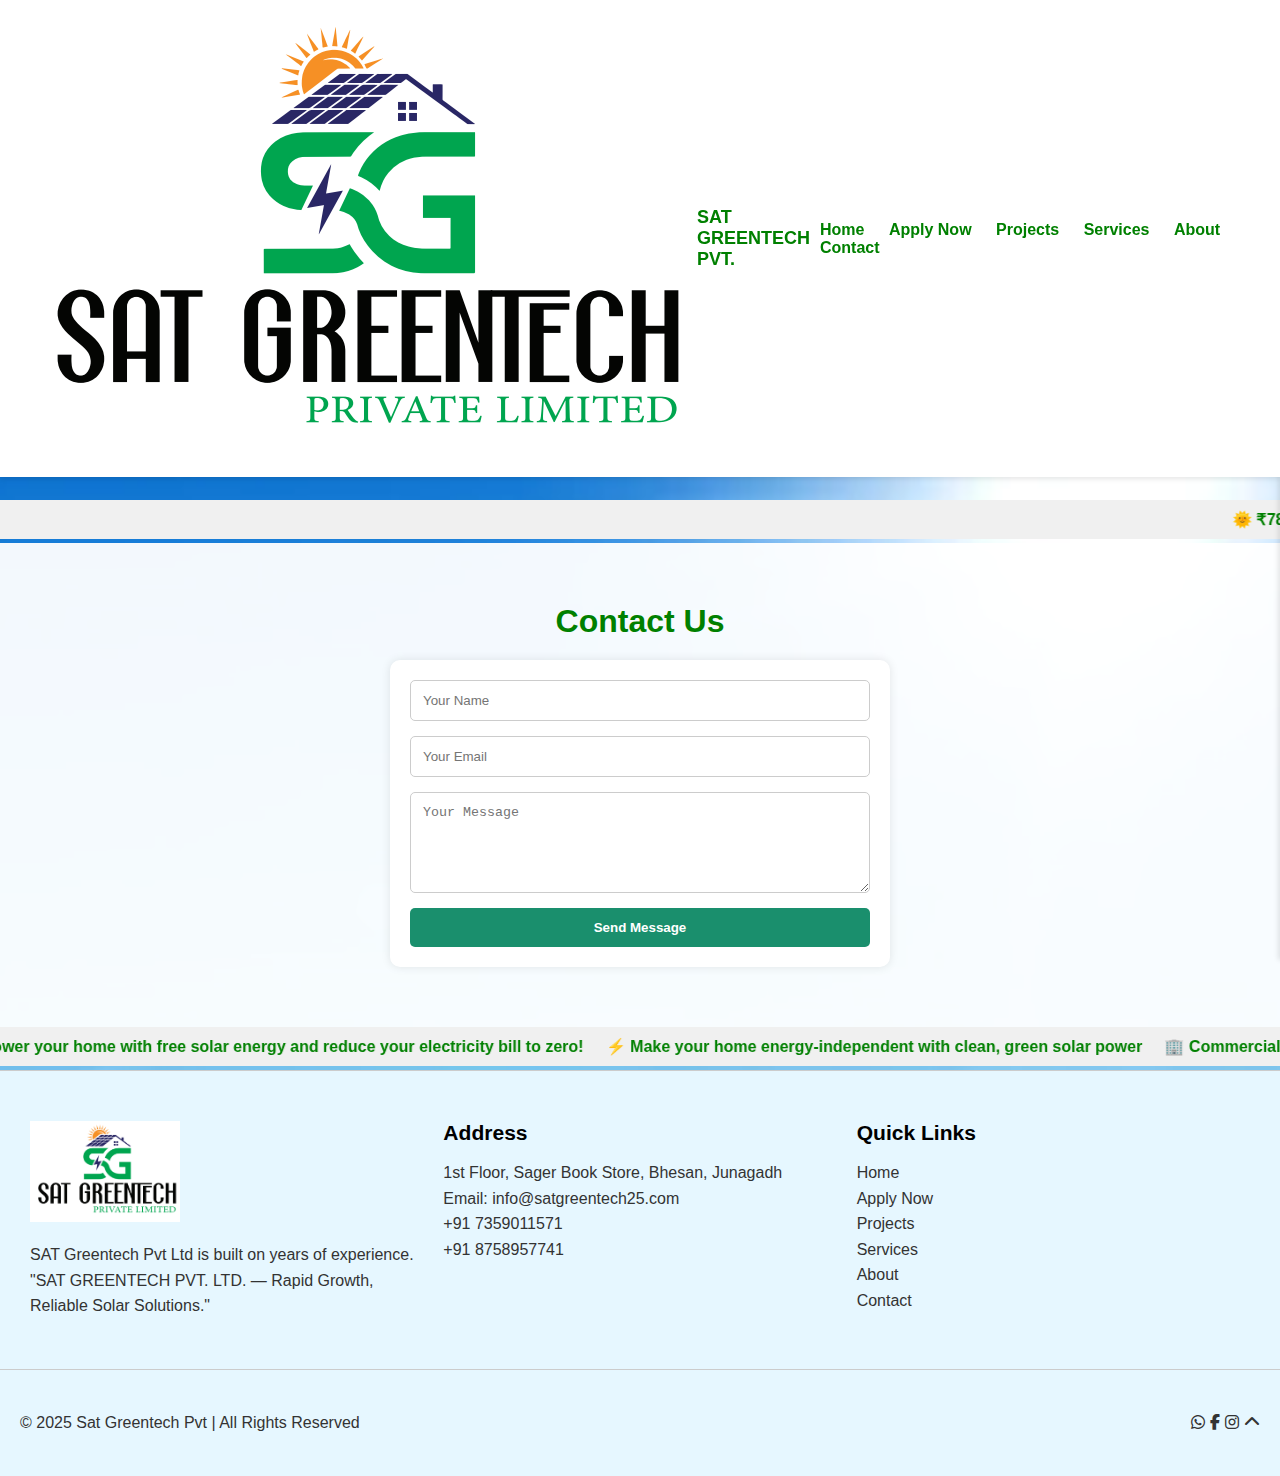
<file: index.html>
<!DOCTYPE html>
<html lang="en">

<head>
  <meta charset="UTF-8" />
  <meta name="viewport" content="width=device-width, initial-scale=1.0" />
  <title>SAT GREENTECH PVT.</title>
  <link rel="stylesheet" href="style.css" />
  <link rel="stylesheet" href="https://cdnjs.cloudflare.com/ajax/libs/font-awesome/6.4.0/css/all.min.css">

  
</head>

<body>

  <header class="top-header">
  <a href="hello.html" class="logo-section" style="text-decoration: none">
    <img src="nlg.png" alt="logo" class="logo-img"/>
    <span class="logo-text">SAT GREENTECH PVT.</span>
  </a>
  <nav class="nav-links" id="kb">
    <a href="#home">Home</a>
    <a href="apply.html">Apply Now</a>
    <a href="project.html">Projects </a>
    <a href="services.html">Services</a>
    <a href="about.html">About</a>
    <a href="#">Contact</a>
  </nav>
  <div class="menu-toggle" id="menu-toggle">&#9776;</div>
</header>

  <div class="slide-menu" id="slide-menu">
    <div class="close-btn" id="close-btn">&times;</div>
    <a href="#">Home</a>
    <a href="apply.html">Apply Now</a>
    <a href="project.html">Projects</a>
    <a href="services.html">Services</a>
    <a href="about.html">About</a>
    <a href="#">Contact</a>
     <img id="war" src="25.jpg" alt="25">
  </div>

  <section class="home">
    <h1>Welcome to <b>SAT Greentech</b> Pvt. Ltd</h1>
    <div class="book-slot-container">
      <a href="bookslot.html" class="book-slot-btn">Book Your Slot (Free Site Visit)</a>
    </div>
  </section>
  <marquee scrollamount="6" style="color: green;">
    🌞 ₹78,000 Subsidy on Rooftop Solar via PM Surya Ghar Yojana! Apply Now!
  </marquee>

  <section class="contact-section">
    <h2>Contact Us</h2>
    <form id="contactForm">
      <input type="text" placeholder="Your Name" required />
      <input type="email" placeholder="Your Email" required />
      <textarea rows="5" placeholder="Your Message" required></textarea>
      <button type="submit">Send Message</button>
    </form>
  </section>

  <marquee behavior="alternate" direction="left" scrollamount="8">
    🏠 Empower your home with free solar energy and
    reduce your electricity bill to zero! &nbsp;&nbsp;&nbsp; ⚡ Make your home
    energy-independent with clean, green solar power &nbsp;&nbsp;&nbsp; 🏢
    Commercial solar installations are not eligible for subsidy, but offer
    long-term savings.
  </marquee>

  <footer class="footer">
    <div class="footer-column">
      <img src="nlg.png" alt="Company Logo" />
      <p>SAT Greentech Pvt Ltd is built on years of experience.</p>
      <p>
        "SAT GREENTECH PVT. LTD. — Rapid Growth, Reliable Solar Solutions."
      </p>
    </div>
    <div class="footer-column">
      <h3>Address</h3>
      <p>
        <a href="https://maps.app.goo.gl/Kysvnybmj4gJKp8a7">1st Floor, Sager Book Store, Bhesan, Junagadh</a>
      </p>
      <p>
        Email:
        <a href="mailto:info@satgreentech25.com">info@satgreentech25.com</a>
      </p>
      <p>
        <a href="https://wa.me/917359011571" target="_blank">+91 7359011571</a>
      </p>
      <p>
        <a href="https://wa.me/918758957741" target="_blank">+91 8758957741</a>
      </p>
    </div>
    <div class="footer-column">
      <h3>Quick Links</h3>
      <p><a href="#">Home</a></p>
      <p> <a href="apply.html">Apply Now</a></p>

      <p> <a href="project.html">Projects </a></p>

      <p><a href="services.html">Services</a></p>
      <p><a href="about.html">About</a></p>
      <p><a href="#">Contact</a></p>
    </div>
  </footer>

  <footer class="footer">
    <div class="footer-left">
      <p>© 2025 Sat Greentech Pvt | All Rights Reserved</p>
    </div>
    <div class="footer-right">
      <a href="#"><i class="fab fa-whatsapp"></i></a>
      <a href="#"><i class="fab fa-facebook-f"></i></a>
      <a href="#"><i class="fab fa-instagram"></i></a>
      <a href="#"><i class="fas fa-chevron-up"></i></a>
    </div>
  </footer>

  <script src="script.js"></script>
</body>

</html>
</file>
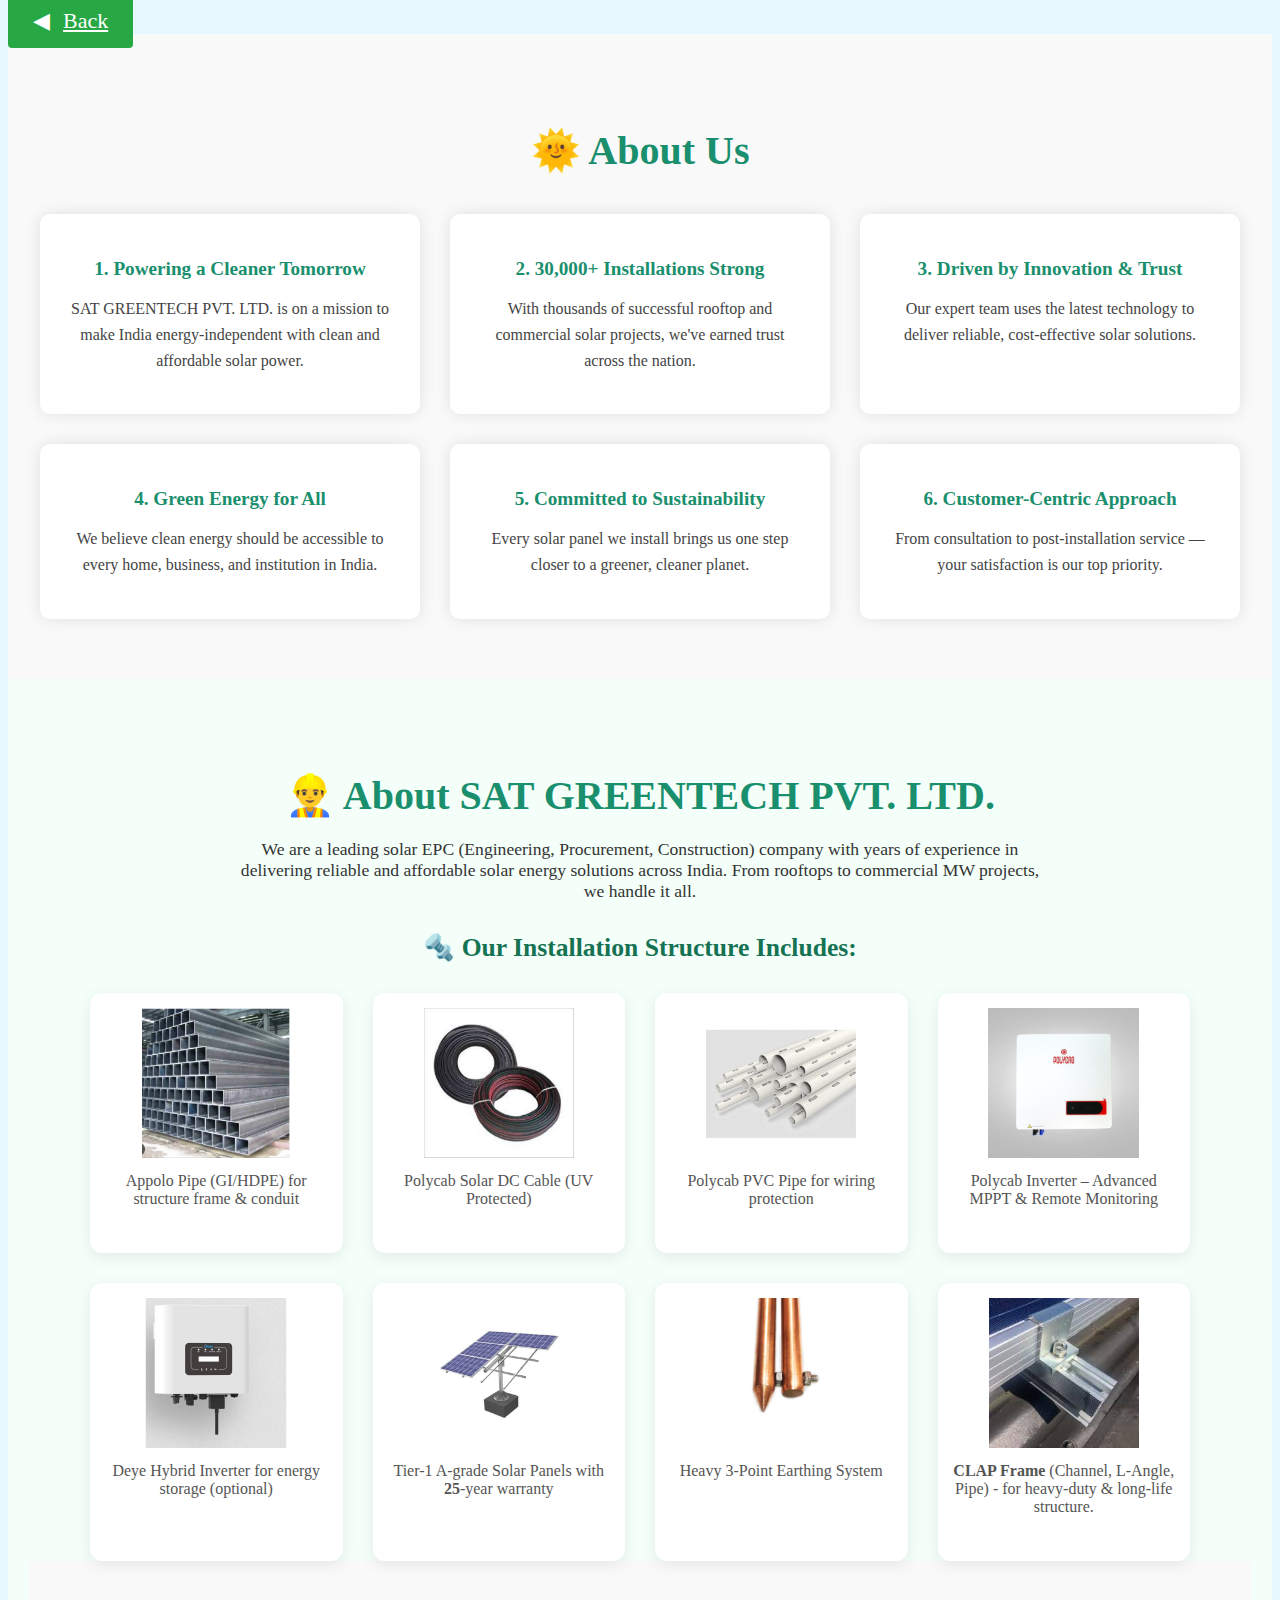
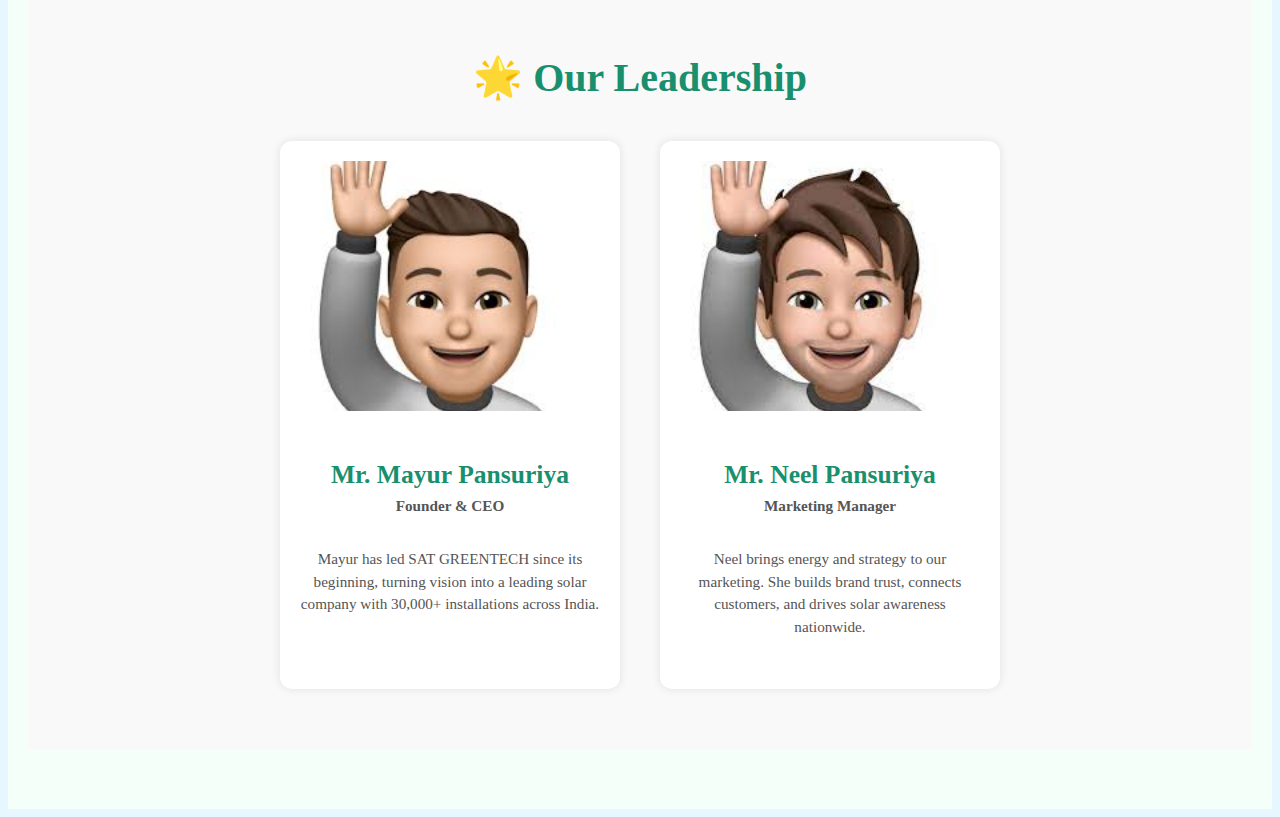
<file: about.html>
<!DOCTYPE html>
<html lang="en">
  <head>
    <meta charset="UTF-8" />
    <meta name="viewport" content="width=device-width, initial-scale=1.0" />
    <title>ABOUT</title>

    <style>
      body {
        background-color: #e6f7ff;
      }

      .menu-button {
        display: inline-block;
        border-radius: 4px;
        background-color: #28a745;
        border: none;
        color: #ffffff;
        font-size: 22px;
        padding: 15px 25px;
        width: 200px;
        cursor: pointer;
        position: relative;
        overflow: hidden;
        text-align: left;
        transition: all 0.3s ease-in-out;
      }

      .menu-button span {
        position: relative;
        padding-left: 30px;
        transition: padding-left 0.3s ease;
      }

      .menu-button span::before {
        content: "\25C0"; /* ◀ back icon */
        position: absolute;
        left: 0;
        top: 0;
        opacity: 1;
        transition: left 0.3s ease;
      }

      .menu-button:hover span::before {
        left: -5px;
      }

      .about {
        background: #f9f9f9;
        padding: 60px 20px;
        text-align: center;
      }

      .section-title {
        font-size: 2.5rem;
        color: #1a8f6d;
        margin-bottom: 40px;
        font-weight: bold;
      }

      .about-container {
        display: grid;
        grid-template-columns: repeat(auto-fit, minmax(280px, 1fr));
        gap: 30px;
        max-width: 1200px;
        margin: auto;
      }

      .about-card {
        background: white;
        border-radius: 10px;
        padding: 25px;
        box-shadow: 0 0 15px rgba(0, 0, 0, 0.1);
        transition: transform 0.3s ease, box-shadow 0.3s ease;
        opacity: 0;
        transform: translateY(40px);
      }

      .about-card:hover {
        transform: translateY(-8px);
        box-shadow: 0 10px 20px rgba(0, 0, 0, 0.2);
      }

      .about-card h3 {
        color: #1a8f6d;
        font-size: 1.2rem;
        margin-bottom: 10px;
      }

      .about-card p {
        font-size: 1rem;
        color: #444;
        line-height: 1.6;
      }

      .about-us {
        background-color: #f4fffa;
        padding: 60px 20px;
        text-align: center;
      }

      .about-us h2 {
        font-size: 2.5rem;
        color: #1a8f6d;
        margin-bottom: 20px;
      }

      .about-us p {
        max-width: 800px;
        margin: 0 auto 30px;
        color: #333;
        font-size: 1.1rem;
      }

      .about-us h3 {
        font-size: 1.6rem;
        margin-top: 30px;
        color: #157354;
      }

      .about-grid {
        display: grid;
        grid-template-columns: repeat(auto-fit, minmax(240px, 1fr));
        gap: 30px;
        max-width: 1100px;
        margin: auto;
        margin-top: 30px;
      }

      .about-item {
        background: white;
        border-radius: 12px;
        box-shadow: 0 4px 15px rgba(0, 0, 0, 0.08);
        padding: 15px;
        transition: 0.3s;
      }

      .about-item:hover {
        transform: translateY(-5px);
      }

      .about-item img {
        max-width: 100%;
        height: 150px;
        object-fit: contain;
        margin-bottom: 10px;
      }

      .about-item p {
        color: #555;
        font-weight: 500;
        font-size: 1rem;
      }

      @media (max-width: 768px) {
        .section-title {
          font-size: 2rem;
        }
      }
      .team-section {
        padding: 60px 20px;
        background-color: #f9f9f9;
        text-align: center;
      }

      .team-section h2 {
        font-size: 2.5rem;
        color: #1a8f6d;
        margin-bottom: 40px;
      }

      .team-container {
        display: flex;
        justify-content: center;
        gap: 40px;
        flex-wrap: wrap;
      }

      .team-card {
        background: white;
        border-radius: 12px;
        padding: 20px;
        width: 300px;
        box-shadow: 0 0 10px rgba(0, 0, 0, 0.1);
        transition: transform 0.3s ease;
      }

      .team-card:hover {
        transform: scale(1.03);
      }

      .team-card img {
        width: 100%;
        height: 250px;
        object-fit: cover;
        border-radius: 10px;
        margin-bottom: 15px;
      }

      .team-card h3 {
        color: #1a8f6d;
        margin-bottom: 5px;
      }

      .team-card p {
        color: #555;
        font-size: 0.95rem;
        line-height: 1.5;
      }

      @media (max-width: 600px) {
        .about-us h2 {
          font-size: 2rem;
        }

        .about-item img {
          height: 120px;
        }
      }
    </style>
  </head>
  <body>
    <a href="javascript:history.back()" class="menu-button" id="backBtn"
      ><span>Back</span></a
    >

    <section class="about" id="about">
      <h2 class="section-title">🌞 About Us</h2>
      <div class="about-container">
        <div class="about-card">
          <h3>1. Powering a Cleaner Tomorrow</h3>
          <p>
            SAT GREENTECH PVT. LTD. is on a mission to make India
            energy-independent with clean and affordable solar power.
          </p>
        </div>
        <div class="about-card">
          <h3>2. 30,000+ Installations Strong</h3>
          <p>
            With thousands of successful rooftop and commercial solar projects,
            we've earned trust across the nation.
          </p>
        </div>
        <div class="about-card">
          <h3>3. Driven by Innovation & Trust</h3>
          <p>
            Our expert team uses the latest technology to deliver reliable,
            cost-effective solar solutions.
          </p>
        </div>
        <div class="about-card">
          <h3>4. Green Energy for All</h3>
          <p>
            We believe clean energy should be accessible to every home,
            business, and institution in India.
          </p>
        </div>
        <div class="about-card">
          <h3>5. Committed to Sustainability</h3>
          <p>
            Every solar panel we install brings us one step closer to a greener,
            cleaner planet.
          </p>
        </div>
        <div class="about-card">
          <h3>6. Customer-Centric Approach</h3>
          <p>
            From consultation to post-installation service — your satisfaction
            is our top priority.
          </p>
        </div>
      </div>
    </section>

    <section class="about-us" id="about">
      <h2>👷‍♂️ About SAT GREENTECH PVT. LTD.</h2>
      <p>
        We are a leading solar EPC (Engineering, Procurement, Construction)
        company with years of experience in delivering reliable and affordable
        solar energy solutions across India. From rooftops to commercial MW
        projects, we handle it all.
      </p>

      <h3>🔩 Our Installation Structure Includes:</h3>
      <div class="about-grid">
        <div class="about-item">
          <img src="pipe.jpg" alt="Hindustan Pipe" />
          <p>Appolo Pipe (GI/HDPE) for structure frame & conduit</p>
        </div>
        <div class="about-item">
          <img src="wire.jpg" alt="Polycab Cable" />
          <p>Polycab Solar DC Cable (UV Protected)</p>
        </div>
        <div class="about-item">
          <img src="pvc.jpg" alt="Polycab PVC Pipe" />
          <p>Polycab PVC Pipe for wiring protection</p>
        </div>
        <div class="about-item">
          <img src="poly.jpeg" alt="Polycab Inverter" />
          <p>Polycab Inverter – Advanced MPPT & Remote Monitoring</p>
        </div>
        <div class="about-item">
          <img src="deye.png" alt="Deye Inverter" />
          <p>Deye Hybrid Inverter for energy storage (optional)</p>
        </div>
        <div class="about-item">
          <img src="pp.webp" alt="Solar Panels" />
          <p>Tier-1 A-grade Solar Panels with <b>25</b>-year warranty</p>
        </div>
        <div class="about-item">
          <img src="eathing.jpg" alt="Solar Panels" />
          <p>Heavy 3-Point Earthing System</p>
        </div>
        <div class="about-item">
          <img src="clap.jpeg" alt="Solar Panels" />
          <p>
            <strong>CLAP Frame</strong> (Channel, L-Angle, Pipe) - for
            heavy-duty & long-life structure.
          </p>
        </div>
      </div>
      <section class="team-section" id="team">
        <h2>🌟 Our Leadership</h2>
        <div class="team-container">
          <!-- Founder Card -->
          <div class="team-card">
            <img src="mayur.jpeg" alt="Founder Photo" />
            <h3>Mr. Mayur Pansuriya</h3>
            <p><strong>Founder & CEO</strong></p>
            <p>
              Mayur has led SAT GREENTECH since its beginning, turning vision
              into a leading solar company with 30,000+ installations across
              India.
            </p>
          </div>

          <!-- Marketing Manager Card -->
          <div class="team-card">
            <img src="neel.jpeg" alt="Marketing Manager Photo" />
            <h3>Mr. Neel Pansuriya</h3>
            <p><strong>Marketing Manager</strong></p>
            <p>
              Neel brings energy and strategy to our marketing. She builds brand
              trust, connects customers, and drives solar awareness nationwide.
            </p>
          </div>
        </div>
      </section>
    </section>

    <script>
      // Animate about cards on load
      document.addEventListener("DOMContentLoaded", () => {
        const cards = document.querySelectorAll(".about-card");
        cards.forEach((card, i) => {
          setTimeout(() => {
            card.style.opacity = "1";
            card.style.transform = "translateY(0)";
          }, i * 150);
        });

        // Show back button only if not on homepage
        const backBtn = document.getElementById("backBtn");
        const isHome =
          location.pathname.endsWith("index.html") || location.pathname === "/";
        if (!isHome) {
          backBtn.style.display = "inline";
        }
      });
    </script>
  </body>
</html>
</file>
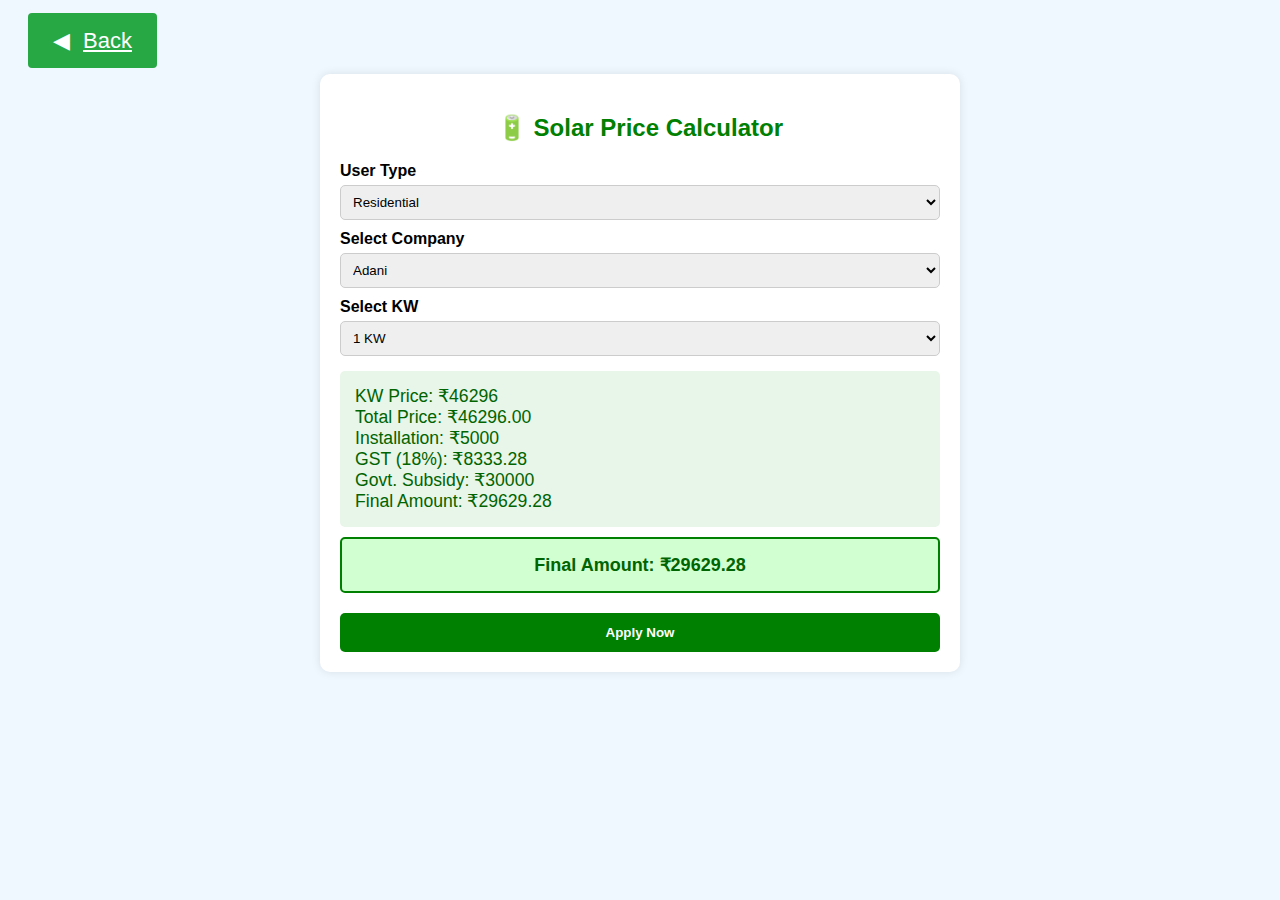
<file: apply.html>
<!DOCTYPE html>
<html lang="en">
  <head>
    <meta charset="UTF-8" />
    <meta name="viewport" content="width=device-width, initial-scale=1.0" />
    <title>Solar Apply Form</title>
    <style>
      body {
        font-family: Arial, sans-serif;
        padding: 20px;
        background: #f0f8ff;
      }
      .menu-button {
        display: inline-block;
        border-radius: 4px;
        background-color: #28a745;
        border: none;
        color: #ffffff;
        font-size: 22px;
        padding: 15px 25px;
        width: 200px;
        cursor: pointer;
        position: relative;
        overflow: hidden;
        text-align: left;
        transition: all 0.3s ease-in-out;
      }

      .menu-button span {
        position: relative;
        padding-left: 30px;
        transition: padding-left 0.3s ease;
      }

      .menu-button span::before {
        content: "\25C0"; /* ◀ back icon */
        position: absolute;
        left: 0;
        top: 0;
        opacity: 1;
        transition: left 0.3s ease;
      }

      .menu-button:hover span::before {
        left: -5px;
      }
      .box {
        background: #fff;
        padding: 20px;
        border-radius: 10px;
        max-width: 600px;
        margin: 20px auto;
        box-shadow: 0 0 10px rgba(0, 0, 0, 0.1);
      }
      h2 {
        text-align: center;
        color: green;
      }
      label {
        font-weight: bold;
        display: block;
        margin-top: 10px;
      }
      select,
      input,
      textarea {
        width: 100%;
        padding: 8px;
        margin-top: 5px;
        border-radius: 5px;
        border: 1px solid #ccc;
      }
      .result {
        background: #e8f5e9;
        padding: 15px;
        margin-top: 15px;
        font-size: 1.1em;
        border-radius: 5px;
        color: #006400;
      }
      .btn {
        background: green;
        color: white;
        padding: 12px;
        margin-top: 20px;
        border: none;
        font-weight: bold;
        width: 100%;
        cursor: pointer;
        border-radius: 5px;
      }
      .btn:hover {
        background: darkgreen;
      }
      .form-section {
        display: none;
      }
      .summary-box {
        background-color: #f9f9f9;
        padding: 15px;
        border-left: 4px solid #1a8f6d;
        margin-top: 10px;
        font-size: 14px;
      }
      .final-box {
        background: #d1ffd1;
        padding: 15px;
        margin-top: 10px;
        border: 2px solid green;
        border-radius: 5px;
        font-size: 18px;
        font-weight: bold;
        color: #006400;
        text-align: center;
      }
      .final-form-amount {
        background: #e0ffe0;
        padding: 10px;
        border: 1px solid green;
        border-radius: 5px;
        margin-top: 15px;
        font-size: 16px;
        color: green;
        font-weight: bold;
        text-align: center;
      }
    </style>
  </head>
  <body>
    <a href="javascript:history.back()" class="menu-button" id="backBtn"
      ><span>Back</span></a
    >

    <!-- Calculator -->
    <div class="box" id="calculatorSection">
      <h2>🔋 Solar Price Calculator</h2>

      <label>User Type</label>
      <select id="userType">
        <option value="residential">Residential</option>
        <option value="commercial">Commercial</option>
      </select>

      <label>Select Company</label>
      <select id="company">
        <option value="Adani">Adani</option>
        <option value="Tata">Tata</option>
        <option value="Goldi">Goldi</option>
        <option value="Raaj">Raaj</option>
      </select>

      <label>Select KW</label>
      <select id="kw">
        <option value="1">1 KW</option>
        <option value="2">2 KW</option>
        <option value="3">3 KW</option>
        <option value="4">4 KW</option>
        <option value="5">5 KW</option>
        <option value="6">6 KW</option>
        <option value="7">7 KW</option>
        <option value="8">8 KW</option>
        <option value="9">9 KW</option>
        <option value="10">10 KW</option>
      </select>

      <div class="result" id="priceDetails"></div>
      <div class="final-box" id="finalAmountBox"></div>

      <button class="btn" onclick="showForm()">Apply Now</button>
    </div>

    <!-- Application Form -->
    <div class="box form-section" id="applyForm">
      <h2>📄 Apply for Solar Installation</h2>

      <!-- Back Button -->
      <button
        class="btn"
        style="background: #ccc; color: black"
        onclick="goBack()"
      >
        🔙 Back to Calculator
      </button>

      <div class="summary-box" id="summary"></div>

      <!-- Form Fields -->
      <label>Electric Bill Name</label>
      <input type="text" id="billName" required />

      <label>Mobile Number</label>
      <input
        type="tel"
        id="mobile"
        maxlength="10"
        placeholder="Enter 10-digit mobile number"
        required
      />

      <label>Upload Bill Image</label>
      <input type="file" id="billImg" accept="image/*" />

      <label>Bank Account Name</label>
      <input type="text" id="bankName" required />

      <label>Upload Bank Passbook</label>
      <input type="file" id="passImg" accept="image/*" />

      <div class="final-form-amount" id="formFinalAmount"></div>

      <label>Payment Method</label>
      <select id="paymentType">
        <option value="Cash">Cash</option>
        <option value="Cheque">Cheque</option>
      </select>

      <button class="btn" onclick="submitForm()">Submit</button>
    </div>

    <script>
      const currentURL = window.location.pathname;
      if (currentURL !== "/" && currentURL !== "/index.html") {
        document.getElementById("backBtn").style.display = "inline";
      }
      const company = document.getElementById("company");
      const kwSelect = document.getElementById("kw");
      const userType = document.getElementById("userType");
      const priceBox = document.getElementById("priceDetails");
      const finalAmountBox = document.getElementById("finalAmountBox");
      const formFinalAmount = document.getElementById("formFinalAmount");

      const priceMap = {
        Adani: 46296,
        Tata: 44500,
        Goldi: 42300,
        Raaj: 41000,
      };

      let calculatedData = {};

      function calculate() {
        const kw = parseFloat(kwSelect.value);
        const brand = company.value;
        const user = userType.value;
        const rate = priceMap[brand];

        let subsidy = 0;
        if (user === "residential") {
          if (kw === 1) subsidy = 30000;
          else if (kw === 2) subsidy = 48000;
          else subsidy = 78000;
        }

        const installation = 5000;
        const total = kw * rate;
        const gst = total * 0.18;
        const final = total + installation + gst - subsidy;

        calculatedData = {
          kw,
          brand,
          user,
          rate,
          total,
          installation,
          gst,
          subsidy,
          final,
        };

        priceBox.innerHTML = `
        KW Price: ₹${rate}<br>
        Total Price: ₹${total.toFixed(2)}<br>
        Installation: ₹${installation}<br>
        GST (18%): ₹${gst.toFixed(2)}<br>
        Govt. Subsidy: ₹${subsidy}<br>
        Final Amount: ₹${final.toFixed(2)}
      `;

        finalAmountBox.innerText = `Final Amount: ₹${final.toFixed(2)}`;
        formFinalAmount.innerText = `Payable Final Amount: ₹${final.toFixed(
          2
        )}`;
      }

      function showForm() {
        calculate();
        const summary = document.getElementById("summary");
        summary.innerHTML = `
        <b>Summary:</b><br>
        User Type: ${calculatedData.user}<br>
        Company: ${calculatedData.brand}<br>
        KW: ${calculatedData.kw}<br>
        Final Price: ₹${calculatedData.final.toFixed(2)}
      `;
        formFinalAmount.innerText = `Payable Final Amount: ₹${calculatedData.final.toFixed(
          2
        )}`;
        document.getElementById("applyForm").style.display = "block";
        document
          .getElementById("applyForm")
          .scrollIntoView({ behavior: "smooth" });
      }

      function goBack() {
        document.getElementById("applyForm").style.display = "none";
        document
          .getElementById("calculatorSection")
          .scrollIntoView({ behavior: "smooth" });
      }

      function submitForm() {
        const billName = document.getElementById("billName").value.trim();
        const mobile = document.getElementById("mobile").value.trim();
        const billImg = document.getElementById("billImg").files[0];
        const bankName = document.getElementById("bankName").value.trim();
        const passImg = document.getElementById("passImg").files[0];
        const payment = document.getElementById("paymentType").value;

        const mobileValid = /^[0-9]{10}$/.test(mobile);

        if (
          !billName ||
          !mobileValid ||
          !billImg ||
          !bankName ||
          !passImg ||
          !payment
        ) {
          alert(
            "❌ Please fill all fields correctly.\n📱 Enter valid 10-digit mobile number."
          );
          return;
        }

        const data = {
          userType: calculatedData.user,
          company: calculatedData.brand,
          kw: calculatedData.kw,
          finalAmount: calculatedData.final,
          billName,
          mobile,
          bankName,
          payment,
        };

        alert("✅ Application Submitted:\n\n" + JSON.stringify(data, null, 2));

        document.getElementById("billName").value = "";
        document.getElementById("mobile").value = "";
        document.getElementById("bankName").value = "";
        document.getElementById("billImg").value = "";
        document.getElementById("passImg").value = "";
        document.getElementById("paymentType").value = "Cash";

        document.getElementById("applyForm").style.display = "none";
        document
          .getElementById("calculatorSection")
          .scrollIntoView({ behavior: "smooth" });

        userType.value = "residential";
        company.value = "Adani";
        kwSelect.value = "1";
        calculate();
      }

      company.addEventListener("change", calculate);
      kwSelect.addEventListener("change", calculate);
      userType.addEventListener("change", calculate);
      window.onload = calculate;
    </script>
  </body>
</html>
</file>
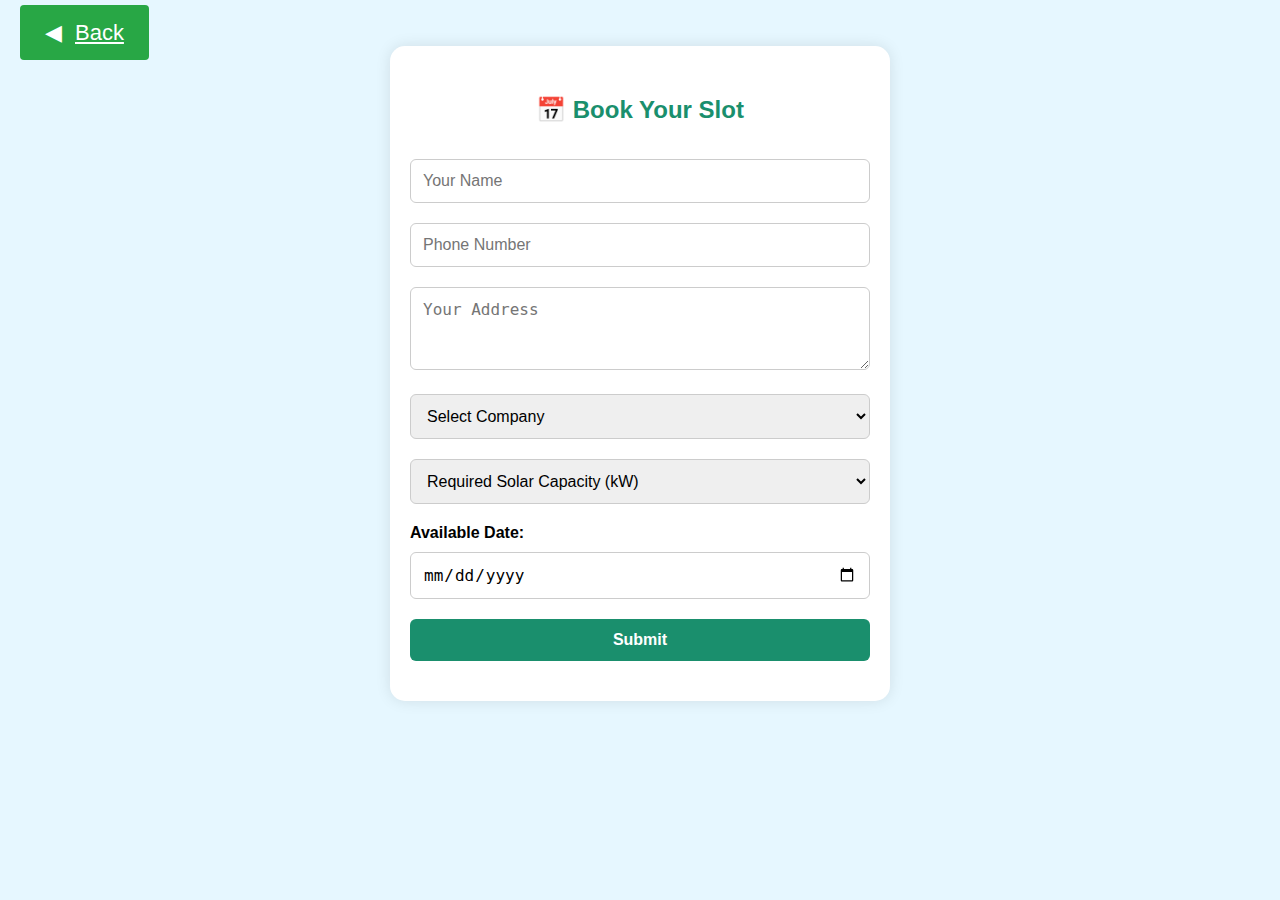
<file: bookslot.html>
<!DOCTYPE html>
<html lang="en">
  <head>
    <meta charset="UTF-8" />
    <meta name="viewport" content="width=device-width, initial-scale=1.0" />
    <title>Book Your Solar Slot</title>
    <style>
      * {
        box-sizing: border-box;
      }

      body {
        font-family: Arial, sans-serif;
        background: #e6f7ff;
        margin: 0;
        padding: 20px;
      }

      .book-slot-container {
        max-width: 500px;
        background: white;
        margin: auto;
        padding: 30px 20px;
        border-radius: 15px;
        box-shadow: 0 0 15px rgba(0, 0, 0, 0.1);
      }
      .menu-button {
        display: inline-block;
        border-radius: 4px;
        background-color: #28a745;
        border: none;
        color: #ffffff;
        font-size: 22px;
        padding: 15px 25px;
        width: 200px;
        cursor: pointer;
        position: relative;
        overflow: hidden;
        text-align: left;
        transition: all 0.3s ease-in-out;
      }

      .menu-button span {
        position: relative;
        padding-left: 30px;
        transition: padding-left 0.3s ease;
      }

      .menu-button span::before {
        content: "\25C0"; /* ◀ back icon */
        position: absolute;
        left: 0;
        top: 0;
        opacity: 1;
        transition: left 0.3s ease;
      }

      .menu-button:hover span::before {
        left: -5px;
      }
      .book-slot-container h2 {
        text-align: center;
        margin-bottom: 25px;
        color: #1a8f6d;
      }

      input,
      select,
      textarea,
      button {
        width: 100%;
        padding: 12px;
        margin: 10px 0;
        border-radius: 6px;
        font-size: 16px;
        border: 1px solid #ccc;
      }

      textarea {
        resize: vertical;
      }

      button {
        background: #1a8f6d;
        color: white;
        border: none;
        font-weight: bold;
        cursor: pointer;
      }

      .success-message {
        display: none;
        color: green;
        text-align: center;
        font-weight: bold;
        margin-top: 20px;
      }

      label {
        margin-top: 10px;
        display: block;
        font-weight: bold;
      }

      @media (max-width: 600px) {
        .book-slot-container {
          padding: 20px 15px;
        }

        input,
        select,
        textarea,
        button {
          font-size: 15px;
          padding: 10px;
        }

        .back-button {
          font-size: 20px;
        }

        .book-slot-container h2 {
          font-size: 20px;
        }
      }
    </style>
  </head>
  <body>
    <a href="javascript:history.back()" class="menu-button" id="backBtn"
      ><span>Back</span></a
    >

    <div class="book-slot-container">
      <h2>📅 Book Your Slot</h2>
      <form id="slotForm">
        <input type="text" id="name" placeholder="Your Name" required />
        <input type="number" id="phone" placeholder="Phone Number" required />
        <textarea
          id="address"
          placeholder="Your Address"
          rows="3"
          required
        ></textarea>

        <select id="company" required>
          <option value="">Select Company</option>
          <option>Adani</option>
          <option>Tata Power</option>
          <option>Goldi Solar</option>
          <option>Waaree</option>
          <option>RAAJ</option>
        </select>

        <select id="capacity" required>
          <option value="">Required Solar Capacity (kW)</option>
          <option>2 kW</option>
          <option>3 kW</option>
          <option>5 kW</option>
          <option>10+ kW</option>
        </select>

        <label for="date">Available Date:</label>
        <input type="date" id="date" required />

        <button type="submit">Submit</button>
      </form>
      <div class="success-message" id="successMsg">
        ✅ Thank you! Slot booked successfully.
      </div>
    </div>

    <!-- jQuery CDN -->
    <script src="https://code.jquery.com/jquery-3.6.0.min.js"></script>
    <script>
      const currentURL = window.location.pathname;
      if (currentURL !== "/" && currentURL !== "/index.html") {
        document.getElementById("backBtn").style.display = "inline";
      }

      $("#slotForm").on("submit", function (e) {
        e.preventDefault();
        $("#successMsg").hide().slideDown();
        this.reset();
      });
    </script>
  </body>
</html>
</file>
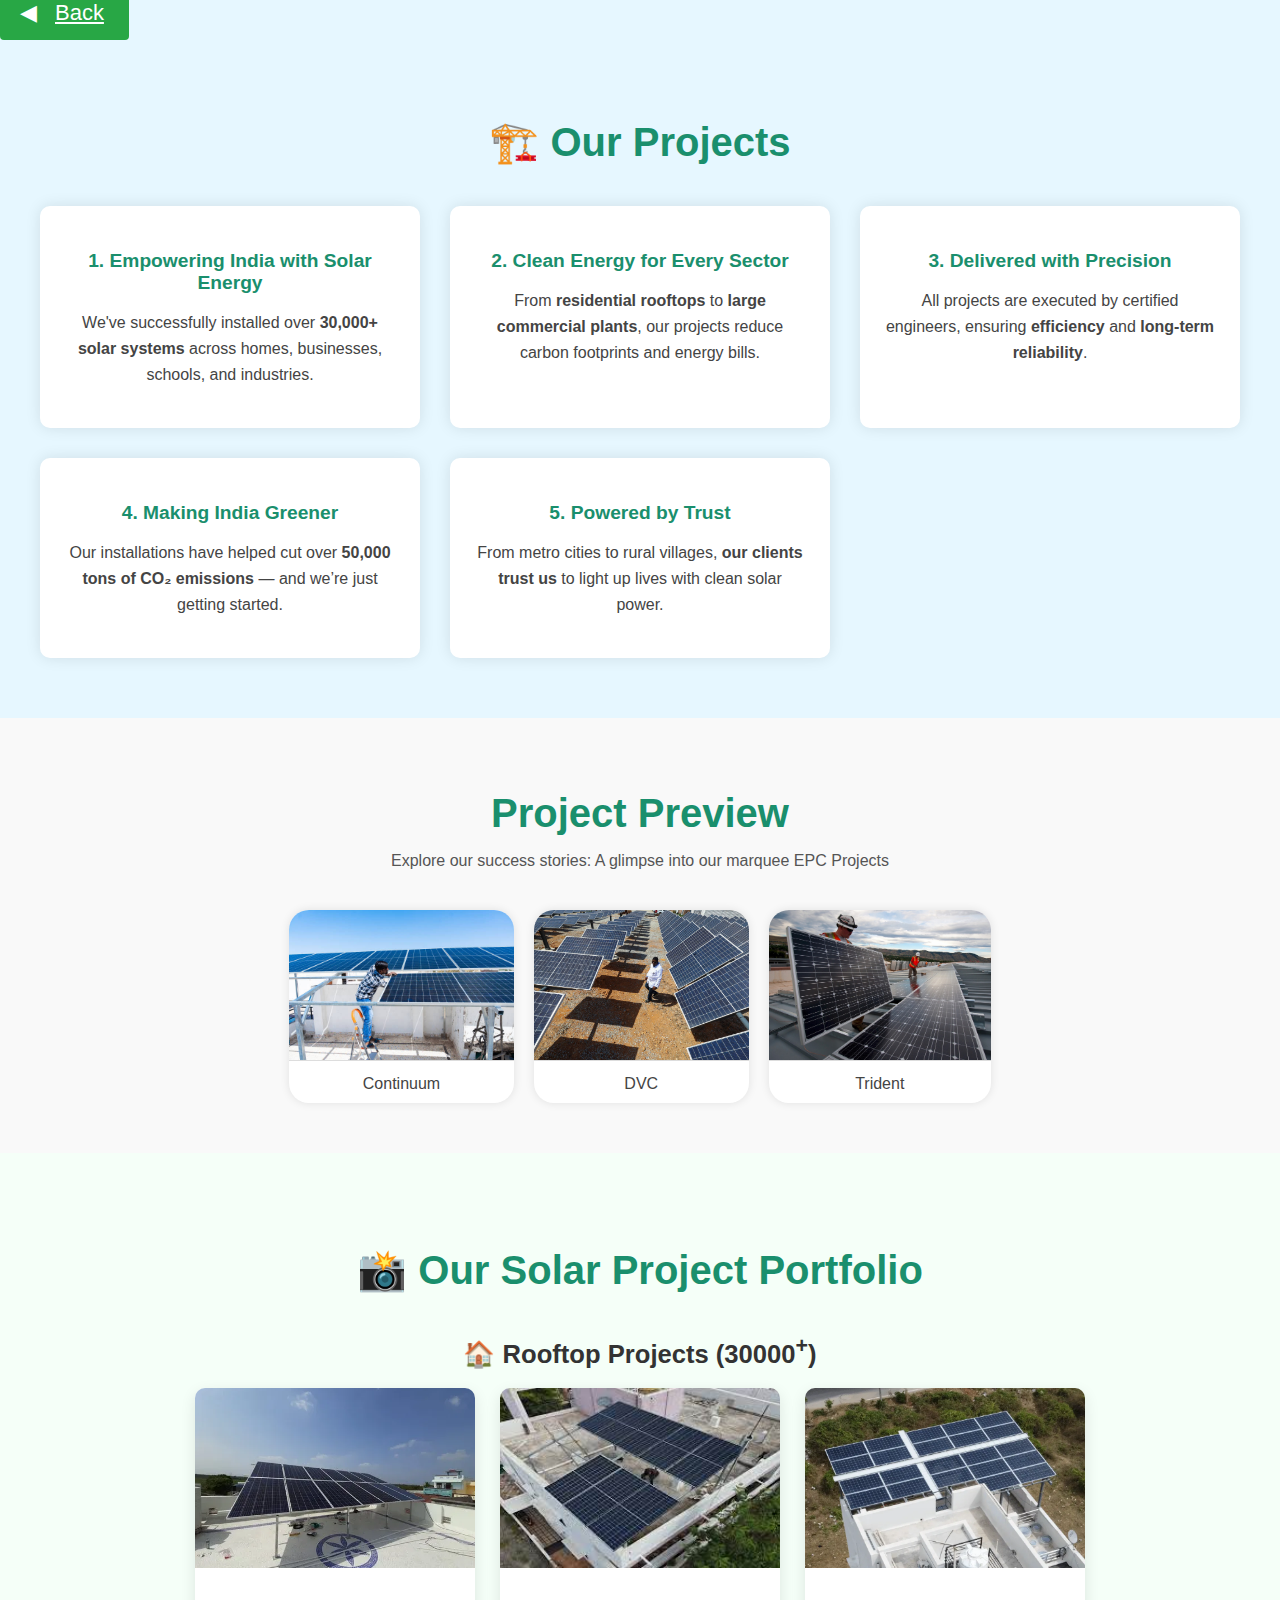
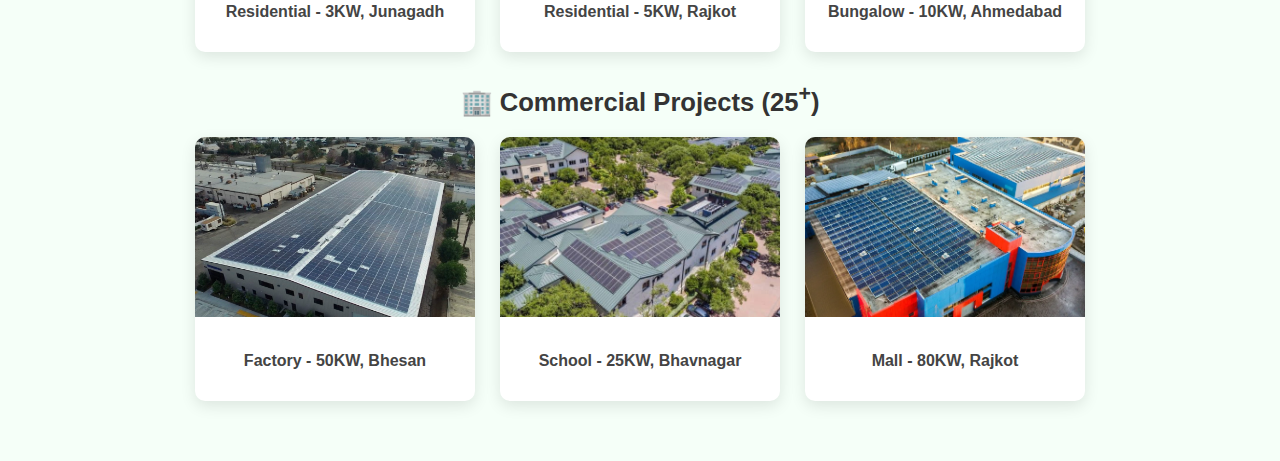
<file: project.html>
<!DOCTYPE html>
<html lang="en">
  <head>
    <meta charset="UTF-8" />
    <meta name="viewport" content="width=device-width, initial-scale=1.0" />
    <title>Projects – SAT GREENTECH</title>
    <style>
      body {
        margin: 0;
        font-family: Arial, sans-serif;
        background-color: #e6f7ff;
      }

      /* Top Project Cards Section */
      .projects {
        background-color: #e6f7ff;
        padding: 60px 20px;
        text-align: center;
      }

      .section-title {
        font-size: 2.5rem;
        color: #1a8f6d;
        margin-bottom: 40px;
        font-weight: bold;
      }

      .projects-container {
        display: grid;
        grid-template-columns: repeat(auto-fit, minmax(280px, 1fr));
        gap: 30px;
        max-width: 1200px;
        margin: auto;
      }

      .info-card {
        background: white;
        border-radius: 10px;
        padding: 25px;
        box-shadow: 0 0 15px rgba(0, 0, 0, 0.1);
        transition: transform 0.3s ease, box-shadow 0.3s ease;
        opacity: 0;
        transform: translateY(40px);
      }

      .info-card:hover {
        transform: translateY(-8px);
        box-shadow: 0 10px 20px rgba(0, 0, 0, 0.2);
      }

      .info-card h3 {
        color: #1a8f6d;
        font-size: 1.2rem;
        margin-bottom: 10px;
      }

      .info-card p {
        font-size: 1rem;
        color: #444;
        line-height: 1.6;
      }

      /* Bottom Preview Scroll Section */
      .projects-preview {
        text-align: center;
        padding: 40px 20px;
        background-color: #f9f9f9;
      }

      .projects-preview h2 {
        font-size: 2.5rem;
        margin-bottom: 10px;
        font-weight: bold;
        color: #1a8f6d;
      }

      .projects-preview p {
        font-size: 1rem;
        color: #555;
        margin-bottom: 30px;
      }
      .menu-button {
        display: inline-block;
        border-radius: 4px;
        background-color: #28a745;
        border: none;
        color: #ffffff;
        font-size: 22px;
        padding: 15px 25px;
        width: 200px;
        cursor: pointer;
        position: relative;
        overflow: hidden;
        text-align: left;
        transition: all 0.3s ease-in-out;
      }

      .menu-button span {
        position: relative;
        padding-left: 30px;
        transition: padding-left 0.3s ease;
      }

      .menu-button span::before {
        content: "\25C0"; /* ◀ back icon */
        position: absolute;
        left: 0;
        top: 0;
        opacity: 1;
        transition: left 0.3s ease;
      }

      .menu-button:hover span::before {
        left: -5px;
      }

      .project-scroll {
        display: flex;
        overflow-x: auto;
        gap: 20px;
        padding: 10px 0;
        scroll-snap-type: x mandatory;
        -webkit-overflow-scrolling: touch;
        justify-content: center;
      }
      .image-card:hover {
        transform: scale(1.05);
      }

      .image-card {
        flex: 0 0 auto;
        width: auto;
        scroll-snap-align: center;
        background: white;
        border-radius: 20px;
        overflow: hidden;
        box-shadow: 0 0 10px rgba(0, 0, 0, 0.1);
      }

      .image-card img {
        width: 100%;
        height: 150px;
        object-fit: cover;
        border-bottom: 1px solid #ddd;
      }

      .image-card p {
        margin: 10px 0;
        font-weight: 500;
        color: #444;
      }

      @media (max-width: 768px) {
        .section-title,
        .projects-preview h2 {
          font-size: 2rem;
        }
      }
    </style>
  </head>
  <body>
    <a href="javascript:history.back()" class="menu-button" id="backBtn"
      ><span>Back</span></a
    >

    <!-- Top Info Projects -->
    <section class="projects" id="projects">
      <h2 class="section-title">🏗️ Our Projects</h2>
      <div class="projects-container">
        <div class="info-card">
          <h3>1. Empowering India with Solar Energy</h3>
          <p>
            We've successfully installed over
            <strong>30,000+ solar systems</strong> across homes, businesses,
            schools, and industries.
          </p>
        </div>
        <div class="info-card">
          <h3>2. Clean Energy for Every Sector</h3>
          <p>
            From <strong>residential rooftops</strong> to
            <strong>large commercial plants</strong>, our projects reduce carbon
            footprints and energy bills.
          </p>
        </div>
        <div class="info-card">
          <h3>3. Delivered with Precision</h3>
          <p>
            All projects are executed by certified engineers, ensuring
            <strong>efficiency</strong> and
            <strong>long-term reliability</strong>.
          </p>
        </div>
        <div class="info-card">
          <h3>4. Making India Greener</h3>
          <p>
            Our installations have helped cut over
            <strong>50,000 tons of CO₂ emissions</strong> — and we’re just
            getting started.
          </p>
        </div>
        <div class="info-card">
          <h3>5. Powered by Trust</h3>
          <p>
            From metro cities to rural villages,
            <strong>our clients trust us</strong> to light up lives with clean
            solar power.
          </p>
        </div>
      </div>
    </section>

    <!-- Scrollable Image Preview -->
    <section class="projects-preview">
      <h2>Project Preview</h2>
      <p>
        Explore our success stories: A glimpse into our marquee EPC Projects
      </p>

      <div class="project-scroll">
        <div class="image-card">
          <img src="pro1.jpg" alt="Continuum" />
          <p>Continuum</p>
        </div>
        <div class="image-card">
          <img src="pro2.jpg" alt="DVC" />
          <p>DVC</p>
        </div>
        <div class="image-card">
          <img src="pro3.jpg" alt="Trident" />
          <p>Trident</p>
        </div>
      </div>
    </section>
    <section class="portfolio" id="portfolio">
      <h2>📸 Our Solar Project Portfolio</h2>

      <div class="portfolio-section">
        <h3>🏠 Rooftop Projects (30000<sup>+</sup>)</h3>
        <div class="portfolio-gallery">
          <div class="portfolio-card">
            <img src="1.webp" alt="Home Rooftop Solar" />
            <p>Residential - 3KW, Junagadh</p>
          </div>
          <div class="portfolio-card">
            <img src="2.jpeg" alt="Home Rooftop Solar" />
            <p>Residential - 5KW, Rajkot</p>
          </div>
          <div class="portfolio-card">
            <img src="3.webp" alt="Home Rooftop Solar" />
            <p>Bungalow - 10KW, Ahmedabad</p>
          </div>
        </div>
      </div>

      <div class="portfolio-section">
        <h3>🏢 Commercial Projects (25<sup>+</sup>)</h3>
        <div class="portfolio-gallery">
          <div class="portfolio-card">
            <img src="fec.png " alt="Factory Solar" />
            <p>Factory - 50KW, Bhesan</p>
          </div>
          <div class="portfolio-card">
            <img src="school.jpg" alt="School Solar" />
            <p>School - 25KW, Bhavnagar</p>
          </div>
          <div class="portfolio-card">
            <img src="mall.webp" alt="Mall Solar" />
            <p>Mall - 80KW, Rajkot</p>
          </div>
        </div>
      </div>
    </section>

    <style>
      .portfolio {
        padding: 60px 20px;
        background-color: #f5fff8;
        text-align: center;
      }

      .portfolio h2 {
        font-size: 2.5rem;
        color: #1a8f6d;
        margin-bottom: 40px;
      }

      .portfolio-section h3 {
        color: #333;
        margin: 30px 0 20px;
        font-size: 1.6rem;
      }

      .portfolio-gallery {
        display: flex;
        flex-wrap: wrap;
        justify-content: center;
        gap: 25px;
      }

      .portfolio-card {
        background: white;
        border-radius: 10px;
        overflow: hidden;
        box-shadow: 0 5px 15px rgba(0, 0, 0, 0.1);
        width: 280px;
        transition: transform 0.3s;
      }

      .portfolio-card:hover {
        transform: scale(1.05);
      }

      .portfolio-card img {
        width: 100%;
        height: 180px;
        object-fit: cover;
      }

      .portfolio-card p {
        padding: 15px;
        font-weight: bold;
        color: #444;
        font-size: 1rem;
      }

      @media (max-width: 768px) {
        .portfolio-card {
          width: 90%;
        }
      }
    </style>

    <!-- Animation Script -->
    <script>
      document.addEventListener("DOMContentLoaded", () => {
        const cards = document.querySelectorAll(".info-card");
        cards.forEach((card, i) => {
          setTimeout(() => {
            card.style.opacity = "1";
            card.style.transform = "translateY(0)";
          }, i * 150);
        });
      });
      const currentURL = window.location.pathname;

      if (currentURL !== "/" && currentURL !== "/index.html") {
        document.getElementById("backBtn").style.display = "inline";
      }
    </script>
  </body>
</html>
</file>
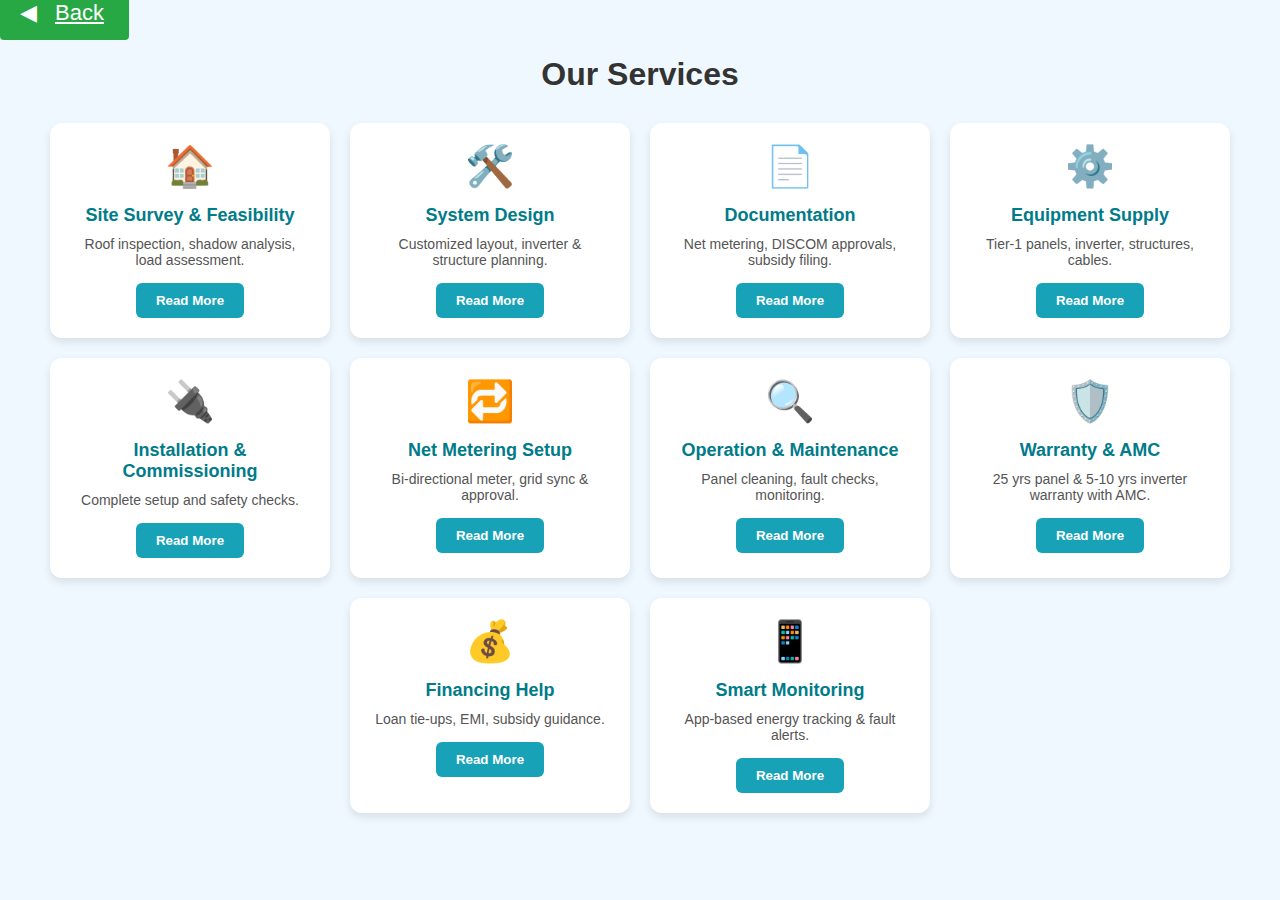
<file: services.html>
<!DOCTYPE html>
<html lang="en">
  <head>
    <meta charset="UTF-8" />
    <meta name="viewport" content="width=device-width, initial-scale=1.0" />
    <title>Solar Services - Full Screen</title>
    <style>
      * {
        margin: 0;
        padding: 0;
        box-sizing: border-box;
      }

      body,
      html {
        font-family: Arial, sans-serif;
        height: 100%;
        background: #f0f8ff;
      }

      .menu-button {
        display: inline-block;
        border-radius: 4px;
        background-color: #28a745;
        border: none;
        color: #ffffff;
        font-size: 22px;
        padding: 15px 25px;
        width: 200px;
        cursor: pointer;
        position: relative;
        overflow: hidden;
        text-align: left;
        transition: all 0.3s ease-in-out;
      }

      .menu-button span {
        position: relative;
        padding-left: 30px;
        transition: padding-left 0.3s ease;
      }

      .menu-button span::before {
        content: "\25C0"; /* ◀ back icon */
        position: absolute;
        left: 0;
        top: 0;
        opacity: 1;
        transition: left 0.3s ease;
      }

      .menu-button:hover span::before {
        left: -5px;
      }

      h2 {
        text-align: center;
        padding: 30px 0 10px;
        color: #333;
        font-size: 32px;
      }

      .services-container {
        display: flex;
        flex-wrap: wrap;
        justify-content: center;
        gap: 20px;
        padding: 20px;
      }

      .service-card {
        background: #fff;
        border-radius: 12px;
        box-shadow: 0 4px 8px rgba(0, 0, 0, 0.1);
        width: 280px;
        padding: 20px;
        text-align: center;
        transition: transform 0.3s ease;
      }

      .service-card:hover {
        transform: translateY(-5px);
      }

      .service-icon {
        font-size: 40px;
        color: #17a2b8;
        margin-bottom: 15px;
      }

      .service-title {
        color: #007b8a;
        font-weight: bold;
        font-size: 18px;
        margin-bottom: 10px;
      }

      .service-description {
        color: #555;
        font-size: 14px;
        margin-bottom: 15px;
      }

      .read-more {
        background-color: #17a2b8;
        color: white;
        border: none;
        padding: 10px 20px;
        border-radius: 6px;
        text-decoration: none;
        font-weight: bold;
        cursor: pointer;
      }

      @media (max-width: 768px) {
        .services-container {
          flex-direction: column;
          align-items: center;
        }
      }
    </style>
  </head>
  <body>
    <a href="javascript:history.back()" class="menu-button" id="backBtn"
      ><span>Back</span></a
    >
    <h2>Our Services</h2>
    <div class="services-container">
      <div class="service-card">
        <div class="service-icon">🏠</div>
        <div class="service-title">Site Survey & Feasibility</div>
        <div class="service-description">
          Roof inspection, shadow analysis, load assessment.
        </div>
        <button class="read-more">Read More</button>
      </div>

      <div class="service-card">
        <div class="service-icon">🛠️</div>
        <div class="service-title">System Design</div>
        <div class="service-description">
          Customized layout, inverter & structure planning.
        </div>
        <button class="read-more">Read More</button>
      </div>

      <div class="service-card">
        <div class="service-icon">📄</div>
        <div class="service-title">Documentation</div>
        <div class="service-description">
          Net metering, DISCOM approvals, subsidy filing.
        </div>
        <button class="read-more">Read More</button>
      </div>

      <div class="service-card">
        <div class="service-icon">⚙️</div>
        <div class="service-title">Equipment Supply</div>
        <div class="service-description">
          Tier-1 panels, inverter, structures, cables.
        </div>
        <button class="read-more">Read More</button>
      </div>

      <div class="service-card">
        <div class="service-icon">🔌</div>
        <div class="service-title">Installation & Commissioning</div>
        <div class="service-description">Complete setup and safety checks.</div>
        <button class="read-more">Read More</button>
      </div>

      <div class="service-card">
        <div class="service-icon">🔁</div>
        <div class="service-title">Net Metering Setup</div>
        <div class="service-description">
          Bi-directional meter, grid sync & approval.
        </div>
        <button class="read-more">Read More</button>
      </div>

      <div class="service-card">
        <div class="service-icon">🔍</div>
        <div class="service-title">Operation & Maintenance</div>
        <div class="service-description">
          Panel cleaning, fault checks, monitoring.
        </div>
        <button class="read-more">Read More</button>
      </div>

      <div class="service-card">
        <div class="service-icon">🛡️</div>
        <div class="service-title">Warranty & AMC</div>
        <div class="service-description">
          25 yrs panel & 5-10 yrs inverter warranty with AMC.
        </div>
        <button class="read-more">Read More</button>
      </div>

      <div class="service-card">
        <div class="service-icon">💰</div>
        <div class="service-title">Financing Help</div>
        <div class="service-description">
          Loan tie-ups, EMI, subsidy guidance.
        </div>
        <button class="read-more">Read More</button>
      </div>

      <div class="service-card">
        <div class="service-icon">📱</div>
        <div class="service-title">Smart Monitoring</div>
        <div class="service-description">
          App-based energy tracking & fault alerts.
        </div>
        <button class="read-more">Read More</button>
      </div>
    </div>

    <script>
      const currentURL = window.location.pathname;
      if (currentURL !== "/" && currentURL !== "/index.html") {
        document.getElementById("backBtn").style.display = "inline";
      }
    </script>
  </body>
</html>
</file>
<file: style.css>
* {
  margin: 0;
  padding: 0;
  box-sizing: border-box;
}

body,
html {
  font-family: Arial, sans-serif;
  background: url("sun.jpg") no-repeat center center/cover;
}

/* === 2. Header / Navigation === */
.top-header {
  display: flex;
  justify-content: space-between;
  align-items: center;
  background: white;
  padding: 10px 20px;
  position: fixed;
  width: 100%;
  top: 0;
  z-index: 100;
  box-shadow: 0 2px 5px rgba(0, 0, 0, 0.1);
}

.logo-section {
  display: flex;
  align-items: center;
}

.logo{
  height: 40px;
  margin-right: 10px;
}

.logo-text {
  color: green;
  font-weight: bold;
  font-size: 18px;
}

.nav-links a {
  position: relative;
  margin: 0 10px;
  text-decoration: none;
  color: green;
  font-weight: bold;
  transition: color 0.3s ease;
}

.nav-links a::after {
  content: "";
  position: absolute;
  width: 0%;
  height: 2px;
  background-color: green;
  left: 0;
  bottom: -4px;
  transition: width 0.3s ease;
}

.nav-links a:hover::after {
  width: 100%;
}

.menu-toggle {
  display: none;
  font-size: 28px;
  cursor: pointer;
}

.menu-toggle.hide {
  display: none !important;
}

.slide-menu {
  position: fixed;
  top: 60px;
  right: -250px;
  width: 250px;
  background: #f8f8f8;
  height: 100%;
  transition: right 0.3s ease;
  z-index: 99;
  box-shadow: -2px 0 5px rgba(0, 0, 0, 0.1);
  padding-top: 20px;
}

.slide-menu.open {
  right: 0;
}

.slide-menu .close-btn {
  text-align: right;
  padding: 10px 20px;
  font-size: 24px;
  font-weight: bold;
  cursor: pointer;
  color: #333;
}

.slide-menu a {
  position: relative;
  display: block;
  padding: 15px 20px;
  text-decoration: none;
  color: green;
  font-weight: bold;
  border-bottom: 1px solid #ccc;
}

.slide-menu a::after {
  content: "";
  position: absolute;
  width: 0%;
  height: 2px;
  bottom: 8px;
  transition: width 0.3s ease;
}

.slide-menu a:hover::after {
  width: calc(100% - 40px);
}

/* === 3. Home Section === */
.home {
  color: white;
  height: 500px;
  display: flex;
  align-items: center;
  justify-content: center;
  flex-direction: column;
  text-align: center;
  padding-top: 80px;
}

.home h1 {
  font-size: 2.5em;
  background-color: rgba(0, 0, 0, 0.6);
  padding: 10px 20px;
  border-radius: 10px;
}

.home h1 b {
  color: green;
  transition: color 0.3s ease, transform 0.3s ease;
}

.home h1 b:hover {
  color: #ff9800;
  transform: scale(1.2);
}

/* === 4. Buttons === */
.book-slot-container {
  text-align: center;
  margin: 40px 0;
}

.book-slot-btn {
  background-color: #1a8f6d;
  color: white;
  padding: 15px 30px;
  font-size: 18px;
  font-weight: bold;
  border: none;
  border-radius: 10px;
  text-decoration: none;
  box-shadow: 0 8px 15px rgba(0, 0, 0, 0.2);
  transition: all 0.3s ease;
}

.book-slot-btn:hover {
  background-color: #138f58;
  transform: scale(1.05);
  box-shadow: 0 10px 20px rgba(0, 0, 0, 0.25);
}

/* === 5. Contact Section === */
.contact-section {
  background-color: rgba(255, 255, 255, 0.95);
  padding: 60px 20px;
  text-align: center;
}

.contact-section h2 {
  font-size: 2em;
  margin-bottom: 20px;
  color: green;
}

#contactForm {
  max-width: 500px;
  margin: auto;
  display: flex;
  flex-direction: column;
  gap: 15px;
  background: white;
  padding: 20px;
  border-radius: 10px;
  box-shadow: 0 0 10px rgba(0, 0, 0, 0.1);
}

#contactForm input,
#contactForm textarea {
  padding: 12px;
  border-radius: 5px;
  border: 1px solid #ccc;
}

#contactForm button {
  background-color: #1a8f6d;
  color: white;
  padding: 12px;
  border: none;
  border-radius: 5px;
  font-weight: bold;
  cursor: pointer;
}

/* === 6. Footer === */
.footer {
  background-color: #e6f7ff;
  padding: 40px 20px;
  display: flex;
  flex-wrap: wrap;
  justify-content: space-between;
  font-size: large;
  border-top: 1px solid #ccc;
}

.footer-column {
  flex: 1;
  min-width: 250px;
  margin: 10px;
}

.footer img {
  width: 150px;
  margin-bottom: 15px;
}

.footer h3 {
  margin-bottom: 15px;
  color: #000;
}

.footer p,
.footer a {
  color: #333;
  line-height: 1.6;
  text-decoration: none;
  font-size: 16px;
}

.footer a:hover {
  color: #1bc41b;
}

.footer .whatsapp {
  color: #1bc41b;
  font-weight: bold;
}

#FooterS {
  background: #1a8f6d;
  color: white;
  text-align: center;
  padding: 10px;
}

/* === 7. Misc Elements === */
marquee {
  color: green;
  font-weight: bold;
  background: #f0f0f0;
  padding: 10px;
  font-size: 16px;
}

#war {
  width: 280px;
  padding-top: 120px;
}

/* === 8. Media Queries === */
@media (max-width: 768px) {
  .nav-links {
    display: none;
  }

  .menu-toggle {
    display: block;
  }

  .footer {
    flex-direction: column;
    text-align: center;
  }

  .footer-column {
    margin: 20px 0;
  }
}
</file>
